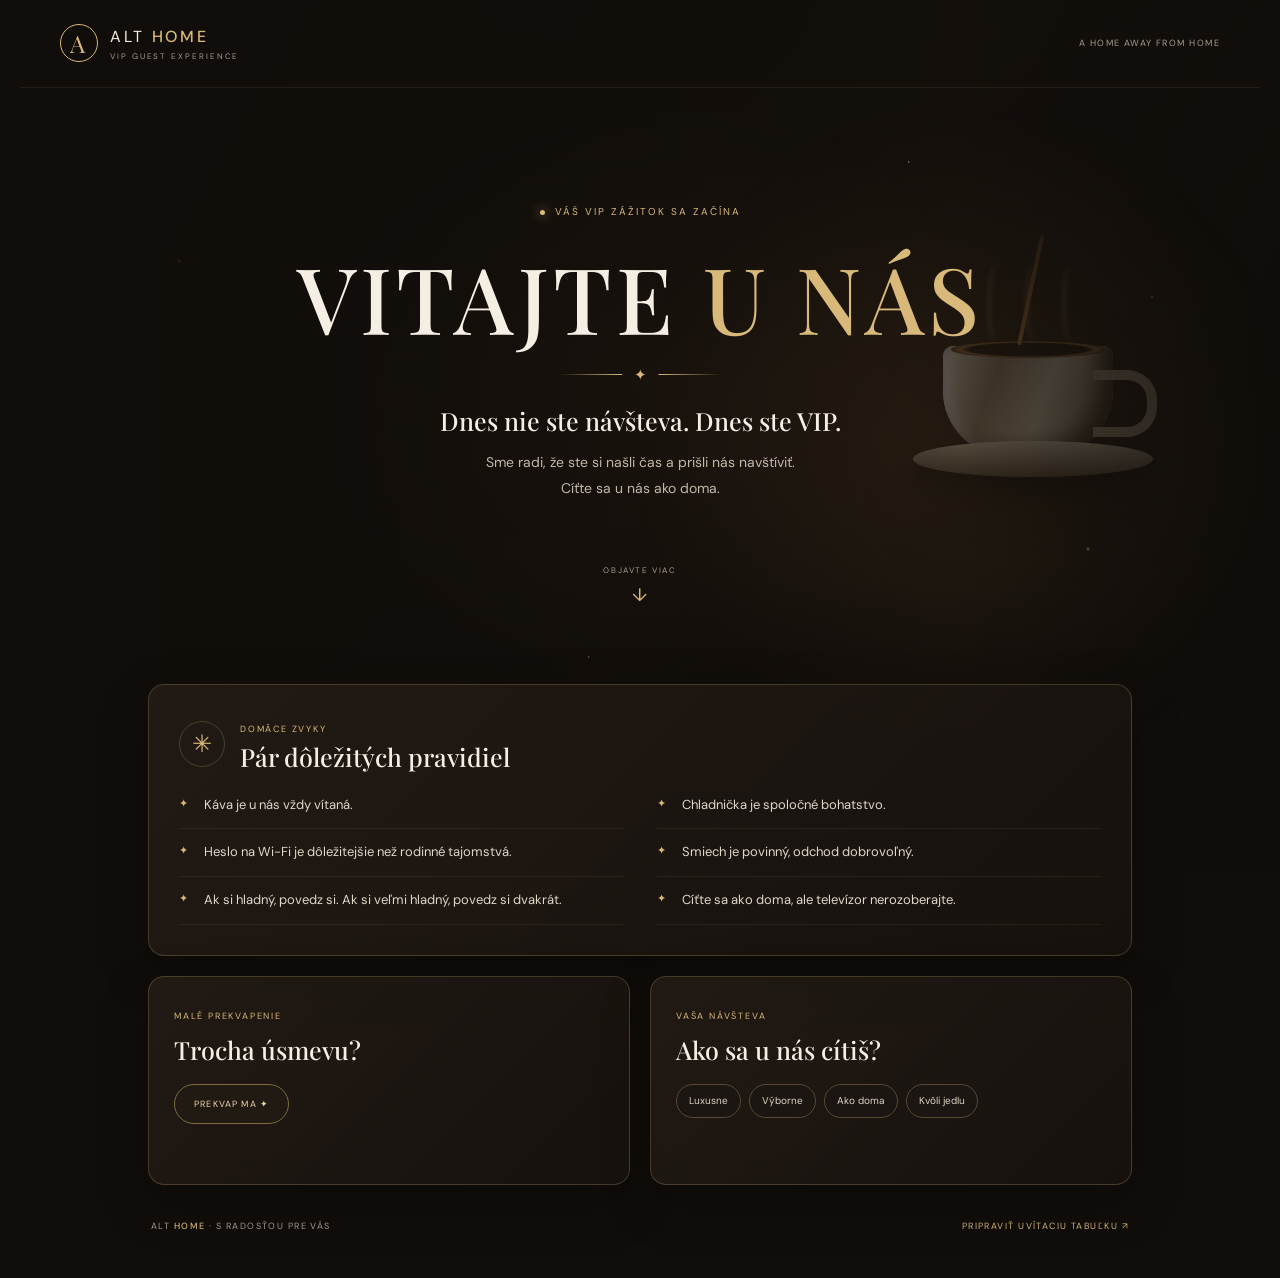
<file: index.html>
<!doctype html>
<html lang="sk">
<head>
<meta charset="utf-8"><meta name="viewport" content="width=device-width, initial-scale=1, viewport-fit=cover"><meta name="theme-color" content="#110e0b"><meta name="description" content="ALT HOME — prémiový VIP zážitok pre hostí."><title>ALT HOME — VIP Guest Experience</title>
<link rel="preconnect" href="https://fonts.googleapis.com"><link rel="preconnect" href="https://fonts.gstatic.com" crossorigin><link href="https://fonts.googleapis.com/css2?family=DM+Sans:wght@400;500;600;700&family=Playfair+Display:wght@400;500;600&display=swap" rel="stylesheet"><link rel="stylesheet" href="style.css"><script defer src="script.js"></script>
</head><body>
<div class="ambient" aria-hidden="true"><div class="cafe-glow"></div><div class="cup-scene"><div class="steam s1"></div><div class="steam s2"></div><div class="steam s3"></div><div class="coffee-stream"></div><div class="cup"><div class="coffee"></div></div><div class="saucer"></div></div><div class="particles"></div></div>
<header class="top"><a class="brand" href="#home"><span class="monogram">A</span><span>ALT <b>HOME</b><small>VIP GUEST EXPERIENCE</small></span></a><span class="top-note">A HOME AWAY FROM HOME</span></header>
<main id="home">
<section class="hero"><div class="overline"><i></i> VÁŠ VIP ZÁŽITOK SA ZAČÍNA</div><h1>VITAJTE <em>U NÁS</em></h1><div class="gold-rule"><span>✦</span></div><p class="tagline">Dnes nie ste návšteva. Dnes ste VIP.</p><p class="intro">Sme radi, že ste si našli čas a prišli nás navštíviť.<br class="desktop"> Cíťte sa u nás ako doma.</p><a class="scroll-cue" href="#guest"><span>OBJAVTE VIAC</span><i>↓</i></a></section>
<div class="content" id="guest">
<section class="card rules"><div class="card-head"><span class="icon">✳</span><div><label>DOMÁCE ZVYKY</label><h2>Pár dôležitých pravidiel</h2></div></div><ul><li>Káva je u nás vždy vítaná.</li><li>Chladnička je spoločné bohatstvo.</li><li>Heslo na Wi-Fi je dôležitejšie než rodinné tajomstvá.</li><li>Smiech je povinný, odchod dobrovoľný.</li><li>Ak si hladný, povedz si. Ak si veľmi hladný, povedz si dvakrát.</li><li>Cíťte sa ako doma, ale televízor nerozoberajte.</li></ul></section>
<section class="surprises"><div class="surprise-card"><label>MALÉ PREKVAPENIE</label><h2>Trocha úsmevu?</h2><button id="surprise" class="button secondary">PREKVAP MA <span>✦</span></button><p id="joke" class="response" aria-live="polite"></p></div><div class="surprise-card"><label>VAŠA NÁVŠTEVA</label><h2>Ako sa u nás cítiš?</h2><div class="feelings"><button data-feeling="Luxusne">Luxusne</button><button data-feeling="Výborne">Výborne</button><button data-feeling="Ako doma">Ako doma</button><button data-feeling="Prišiel som hlavne kvôli jedlu">Kvôli jedlu</button></div><p id="feeling-response" class="response" aria-live="polite"></p></div></section>
<footer><span>ALT <b>HOME</b> <i>·</i> S RADOSŤOU PRE VÁS</span><a href="print.html">PRIPRAVIŤ UVÍTACIU TABUĽKU ↗</a></footer>
</div></main><div class="toast" id="toast" role="status" aria-live="polite"></div>
</body></html>
</file>
<file: style.css>
:root{--ink:#f5eee3;--muted:#b4a89a;--gold:#d8b979;--bg:#100d0a;--panel:rgba(30,24,19,.78);--line:rgba(216,185,121,.23);--serif:'Playfair Display',Georgia,serif;--sans:'DM Sans',Arial,sans-serif}*{box-sizing:border-box}html{scroll-behavior:smooth}body{margin:0;background:var(--bg);color:var(--ink);font-family:var(--sans);font-size:15px;line-height:1.6;min-height:100vh}button,input,select{font:inherit}button,a{-webkit-tap-highlight-color:transparent}.ambient{position:fixed;inset:0;overflow:hidden;pointer-events:none;z-index:-1;background:radial-gradient(ellipse at 50% 43%,#50351e42,transparent 40%),linear-gradient(120deg,#100d0a,#17110c 55%,#0b0908)}.ambient:after{content:"";position:absolute;inset:0;background:linear-gradient(90deg,#100d0aee 2%,#100d0aaa 40%,#100d0a55 75%,#100d0abb),linear-gradient(0deg,#100d0a 1%,transparent 35%,#100d0a55);}.cafe-glow{position:absolute;width:55vw;height:55vw;right:-3vw;top:10vh;border-radius:50%;background:radial-gradient(circle,#c08c4730,transparent 65%);filter:blur(20px);animation:glow 10s ease-in-out infinite alternate}.cup-scene{position:absolute;right:8%;top:24%;width:320px;height:350px;opacity:.45;filter:drop-shadow(0 30px 35px #0008)}.cup{position:absolute;left:85px;top:130px;width:170px;height:110px;border-radius:10px 10px 65px 65px;background:linear-gradient(110deg,#f0e9dc,#9b8a74 30%,#ded2bc 57%,#786754);box-shadow:inset -13px -7px 20px #382b20,inset 7px 2px 12px white}.cup:after{content:"";position:absolute;right:-44px;top:24px;width:54px;height:47px;border:10px solid #b7a68e;border-left:0;border-radius:0 30px 30px 0}.coffee{position:absolute;top:-5px;left:8px;right:8px;height:17px;border-radius:50%;background:radial-gradient(ellipse,#170f09 54%,#a67439 62%,#3b2413 73%)}.saucer{position:absolute;left:55px;top:225px;width:240px;height:36px;border-radius:50%;background:linear-gradient(#ded2bd,#5b4b39);box-shadow:0 13px 22px #0009}.steam{position:absolute;z-index:2;top:48px;width:17px;height:80px;border-left:2px solid #e8d5b188;border-radius:50%;filter:blur(2px);animation:steam 4s ease-in-out infinite}.s1{left:130px}.s2{left:168px;animation-delay:1.3s}.s3{left:205px;animation-delay:2.2s}.coffee-stream{position:absolute;z-index:2;left:159px;top:17px;width:4px;height:112px;border-radius:4px;background:linear-gradient(#70451e,#bd8644);transform:rotate(12deg);transform-origin:bottom;animation:pour 6s ease-in-out infinite}.particles{position:absolute;inset:0;background-image:radial-gradient(2px 2px at 14% 29%,#e5c27caa 45%,transparent),radial-gradient(1px 1px at 71% 18%,#efd69a 50%,transparent),radial-gradient(2px 2px at 85% 61%,#d2a85eaa 50%,transparent),radial-gradient(1px 1px at 46% 73%,#f2d38b 50%,transparent),radial-gradient(1px 1px at 90% 33%,#d2a85eaa 50%,transparent);animation:float 14s ease-in-out infinite alternate}.top{height:88px;max-width:1240px;margin:auto;padding:0 40px;display:flex;align-items:center;justify-content:space-between;border-bottom:1px solid #d8b97918}.brand{display:flex;gap:12px;align-items:center;color:var(--ink);text-decoration:none;font-size:16px;letter-spacing:.18em}.brand b,footer b{color:var(--gold);font-weight:500}.brand small{display:block;font-size:8px;letter-spacing:.24em;color:#a99c88}.monogram{width:38px;height:38px;border:1px solid var(--gold);border-radius:50%;display:grid;place-items:center;color:var(--gold);font:24px var(--serif)}.top-note,footer{letter-spacing:.16em;font-size:9px;color:#a99e8e}.hero{min-height:560px;padding:116px 20px 74px;text-align:center;display:flex;align-items:center;flex-direction:column;animation:appear 1s both}.overline,label{letter-spacing:.2em;color:var(--gold);font-size:10px}.overline{display:flex;align-items:center;gap:10px}.overline i{width:5px;height:5px;background:var(--gold);border-radius:50%;box-shadow:0 0 12px var(--gold)}h1{font:500 clamp(48px,8vw,92px)/1.15 var(--serif);letter-spacing:.045em;margin:24px 0 10px}h1 em{color:var(--gold);font-style:normal}.gold-rule{width:164px;color:var(--gold);display:flex;align-items:center;gap:12px;margin:3px 0 17px}.gold-rule:before,.gold-rule:after{content:"";height:1px;flex:1;background:linear-gradient(90deg,transparent,var(--gold))}.gold-rule:after{transform:rotate(180deg)}.tagline{font:500 clamp(18px,2.4vw,25px) var(--serif);margin:0 0 8px}.intro{color:#c3b7a7;margin:4px 0;line-height:1.9;font-size:14px}.scroll-cue{margin-top:58px;display:grid;justify-items:center;gap:4px;text-decoration:none;color:#a99e8e;font-size:8px;letter-spacing:.2em}.scroll-cue i{font-style:normal;font-size:18px;color:var(--gold);animation:bob 1.8s infinite}.content{max-width:1040px;margin:0 auto;padding:0 28px 26px}.card,.surprise-card{border:1px solid var(--line);background:linear-gradient(135deg,#251d16d9,#17120ee8);backdrop-filter:blur(15px);border-radius:16px;box-shadow:0 18px 54px #0003}.card{padding:30px;margin-bottom:20px}.card-head{display:flex;align-items:center;gap:15px}.icon{display:grid;place-items:center;width:46px;height:46px;border:1px solid var(--line);border-radius:50%;font-size:24px;color:var(--gold)}.card-head label,.surprise-card label{font-size:9px}.card h2,.surprise-card h2{font:500 25px var(--serif);margin:1px 0}.muted{color:var(--muted);font-size:12px}.wifi>.muted{margin:12px 0 22px}.wifi form{display:grid;grid-template-columns:1fr 1fr 1fr;gap:14px}.field{display:grid;gap:7px;color:#d8cec0;font-size:11px;letter-spacing:.04em}.field input,.field select{width:100%;height:45px;background:#100d0ae0;border:1px solid #554634;border-radius:8px;color:var(--ink);padding:0 12px;outline:none}.field input:focus,.field select:focus{border-color:var(--gold);box-shadow:0 0 0 3px #d8b97920}.password{position:relative}.password input{padding-right:95px}.copy{position:absolute;right:7px;top:8px;border:0;background:transparent;color:var(--gold);font-size:8px;letter-spacing:.08em;cursor:pointer}.button{border-radius:999px;padding:12px 19px;cursor:pointer;font-size:9px;letter-spacing:.13em;transition:transform .2s,background .2s}.button:hover{transform:translateY(-2px)}.primary{align-self:end;height:45px;border:1px solid #e2c98e;background:linear-gradient(120deg,#d2b16f,#9f7940);color:#1a130b;font-weight:700}.primary span{margin-left:8px}.secondary{border:1px solid #806a43;background:#211a12;color:#ead6ab}.secondary:hover{background:#342818}.privacy{font-size:10px;color:#a6b49b;margin:19px 0 0}.qr-result{display:flex;align-items:center;gap:20px;border-top:1px solid var(--line);padding-top:22px;margin-top:22px}.qr-result[hidden]{display:none}#wifi-qr{background:#fff;padding:10px;border-radius:8px;min-width:150px;min-height:150px}.qr-result strong{font:500 18px var(--serif)}.qr-result p{max-width:400px}.rules ul{list-style:none;padding:8px 0 0;margin:0;display:grid;grid-template-columns:1fr 1fr;gap:0 34px}.rules li{padding:13px 0 13px 25px;border-bottom:1px solid #d8b97916;position:relative;font-size:13px;color:#e1d7c9}.rules li:before{content:"✦";position:absolute;left:0;color:var(--gold);font-size:11px}.surprises{display:grid;grid-template-columns:1fr 1fr;gap:20px}.surprise-card{padding:25px}.surprise-card h2{margin:7px 0 18px}.response{color:#e8d4a8;min-height:23px;font:italic 14px var(--serif);margin:12px 0 0}.feelings{display:flex;flex-wrap:wrap;gap:8px}.feelings button{border:1px solid #594832;background:#1b1611;color:#ded3c3;border-radius:999px;padding:8px 12px;font-size:10px;cursor:pointer}.feelings button:hover,.feelings button:focus{border-color:var(--gold);color:var(--gold)}footer{display:flex;justify-content:space-between;padding:34px 3px 18px}footer i{font-style:normal;color:var(--gold)}footer a{color:var(--gold);text-decoration:none}.toast{position:fixed;bottom:24px;left:50%;transform:translate(-50%,20px);opacity:0;background:#292116;border:1px solid var(--line);border-radius:30px;padding:10px 18px;color:var(--ink);font-size:12px;transition:.25s;pointer-events:none}.toast.show{opacity:1;transform:translate(-50%,0)}
@keyframes appear{from{opacity:0;transform:translateY(16px)}to{opacity:1;transform:none}}@keyframes steam{0%{opacity:0;transform:translateY(22px) scaleX(.7)}35%{opacity:.55}100%{opacity:0;transform:translateY(-30px) scaleX(1.5)}}@keyframes pour{0%,20%,100%{opacity:0;transform:rotate(12deg) scaleY(.2)}35%,75%{opacity:.85;transform:rotate(12deg) scaleY(1)}}@keyframes float{to{transform:translate3d(-10px,-18px,0)}}@keyframes glow{to{transform:scale(1.15);opacity:.7}}@keyframes bob{50%{transform:translateY(5px)}}
@media(max-width:700px){.top{height:70px;padding:0 20px}.top-note{font-size:7px}.hero{min-height:490px;padding-top:100px}.cup-scene{right:-110px;top:27%;transform:scale(.8);opacity:.32}.content{padding:0 15px 20px}.card{padding:22px 19px}.wifi form{grid-template-columns:1fr}.primary{width:100%}.rules ul{grid-template-columns:1fr}.surprises{grid-template-columns:1fr;gap:14px}.surprise-card{padding:21px}.scroll-cue{margin-top:48px}footer{gap:16px;line-height:1.8;flex-wrap:wrap;font-size:8px}}@media(max-width:380px){h1{font-size:43px}.top-note{display:none}.intro{font-size:12px}.qr-result{align-items:flex-start;flex-direction:column}}@media(prefers-reduced-motion:reduce){*,*:before,*:after{animation-duration:.01ms!important;animation-iteration-count:1!important;scroll-behavior:auto!important;transition-duration:.01ms!important}}
.print-body{min-height:100vh;display:grid;grid-template-columns:1fr 300px;align-items:center;justify-items:center;gap:30px;padding:30px}.print-sheet{width:min(100%,210mm);aspect-ratio:210/297;background:radial-gradient(ellipse at 50% 35%,#342417,#110e0b 66%);border:1px solid #8c7044;outline:1px solid #8c704455;outline-offset:-12px;display:flex;align-items:center;flex-direction:column;text-align:center;padding:10% 9%;box-shadow:0 22px 80px #0008}.print-logo{width:46px;height:46px;border:1px solid var(--gold);border-radius:50%;display:grid;place-items:center;color:var(--gold);font:28px var(--serif)}.print-brand{font-size:17px;letter-spacing:.22em;margin-top:12px}.print-brand b{color:var(--gold);font-weight:400}.print-line{color:var(--gold);margin-top:11%;font-size:14px}.print-sheet h1{font-size:clamp(28px,4vw,47px);margin:12px 0}.print-sheet p{font:18px/1.7 var(--serif);color:#d4c5ae;margin:0 0 9%}.print-sheet #main-qr{padding:12px;background:white;border-radius:5px}.print-sheet #main-qr img,.print-sheet #main-qr canvas{display:block}.print-url{font-size:10px;color:#c9b990;margin-top:12px;overflow-wrap:anywhere}.print-sheet footer{margin-top:auto;letter-spacing:.22em}.print-controls{width:100%;max-width:300px}.print-controls label{display:grid;gap:8px}.print-controls input{height:44px;border:1px solid #554634;border-radius:7px;background:#100d0a;color:#fff;padding:0 12px}.print-controls button{margin-top:12px;width:100%}.print-controls p{font-size:11px;color:var(--muted)}@page{size:A4;margin:0}@media print{body.print-body{display:block;background:#fff;padding:0;min-height:0}.print-sheet{width:210mm;height:297mm;aspect-ratio:auto;border:0;outline:1px solid #8c7044;outline-offset:-12px;box-shadow:none;print-color-adjust:exact;-webkit-print-color-adjust:exact}.print-controls{display:none}}@media(max-width:760px){.print-body{grid-template-columns:1fr;padding:15px}.print-sheet{max-width:420px}.print-controls{max-width:420px}}
</file>
